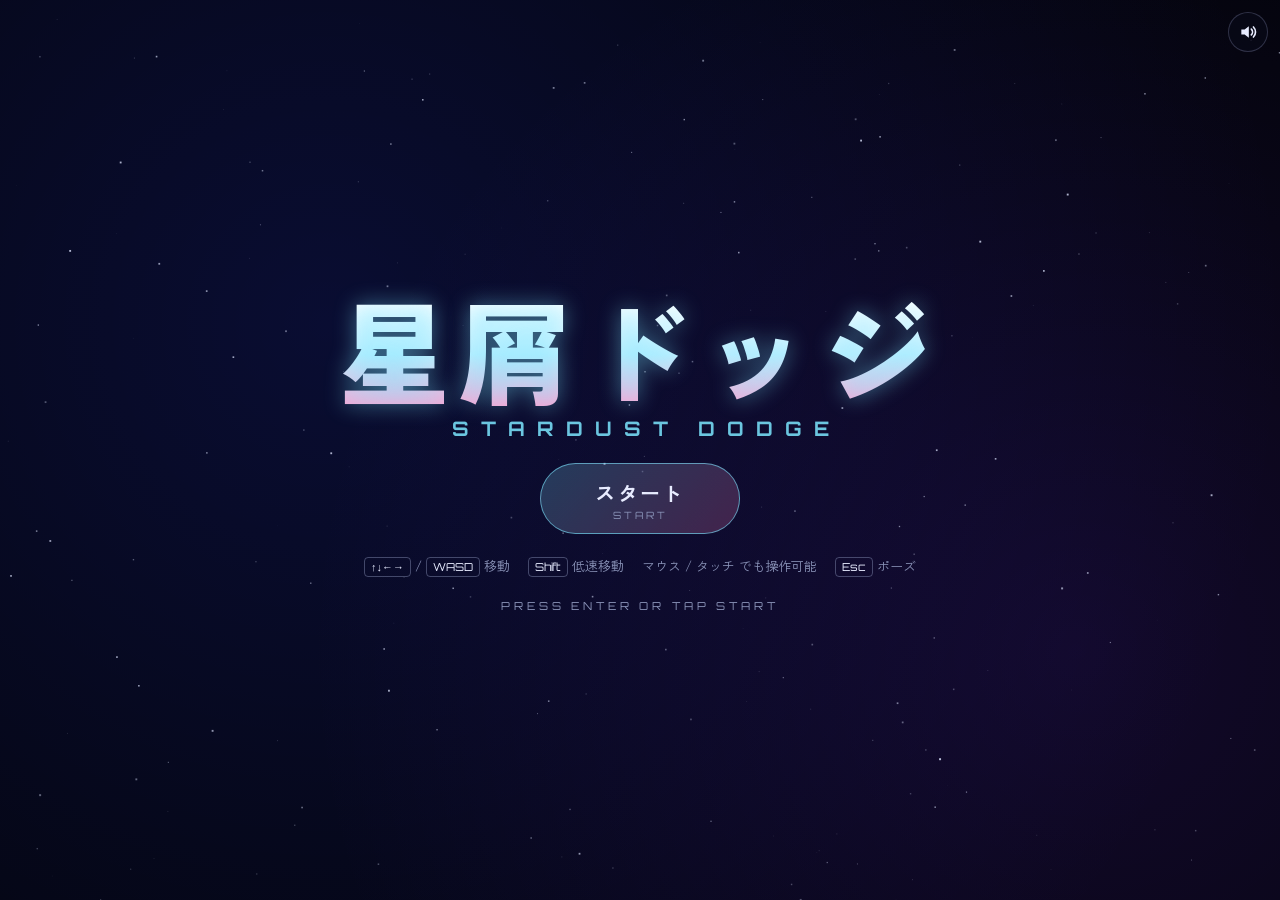
<file: public/index.html>
<!doctype html>
<html lang="ja">
<head>
  <meta charset="utf-8">
  <meta name="viewport" content="width=device-width, initial-scale=1, viewport-fit=cover, user-scalable=no">
  <title>星屑ドッジ — STARDUST DODGE</title>
  <meta name="description" content="降りそそぐ星屑の弾幕をかわし続ける、ブラウザで遊べる弾幕シューティング。">
  <meta name="theme-color" content="#03040b">
  <link rel="icon" href="favicon.svg" type="image/svg+xml">
  <link rel="preconnect" href="https://fonts.googleapis.com">
  <link rel="preconnect" href="https://fonts.gstatic.com" crossorigin>
  <link href="https://fonts.googleapis.com/css2?family=Orbitron:wght@500;700;900&family=Zen+Kaku+Gothic+New:wght@400;700;900&display=swap" rel="stylesheet">
  <link rel="stylesheet" href="css/style.css">
</head>
<body>
  <canvas id="game" aria-label="ゲーム画面"></canvas>

  <div id="ui">
    <button id="btn-mute" class="icon-btn" type="button" aria-label="サウンドの切替" title="サウンド (M)">
      <svg viewBox="0 0 24 24" aria-hidden="true"><path class="spk" d="M4 9h4l5-4v14l-5-4H4z"/><path class="wave" d="M16 8.5a5 5 0 0 1 0 7M18.5 6a8.5 8.5 0 0 1 0 12"/><path class="cross" d="M16 9l6 6M22 9l-6 6"/></svg>
    </button>

    <!-- タイトル -->
    <section id="screen-title" class="screen active" aria-label="タイトル">
      <div class="stagger">
        <div class="logo">
          <h1 class="logo-ja"><span>星</span><span>屑</span><span>ド</span><span>ッ</span><span>ジ</span></h1>
          <p class="logo-en">STARDUST DODGE</p>
        </div>
        <button class="btn primary" id="btn-start" type="button" data-nav>
          <span class="btn-ja">スタート</span><span class="btn-en">START</span>
        </button>
        <ul class="howto">
          <li><kbd>↑↓←→</kbd> / <kbd>WASD</kbd> 移動</li>
          <li><kbd>Shift</kbd> 低速移動</li>
          <li>マウス / タッチ でも操作可能</li>
          <li><kbd>Esc</kbd> ポーズ</li>
        </ul>
        <p class="press">PRESS ENTER OR TAP START</p>
      </div>
    </section>

    <!-- 難易度選択 -->
    <section id="screen-difficulty" class="screen" aria-label="難易度選択">
      <div class="stagger">
        <h2 class="screen-head"><span class="ja">難易度を選択</span><span class="en">SELECT DIFFICULTY</span></h2>
        <div class="diff-list" id="diff-list"></div>
        <button class="btn ghost" id="btn-diff-back" type="button" data-nav>
          <span class="btn-ja">もどる</span><span class="btn-en">BACK</span>
        </button>
      </div>
    </section>

    <!-- HUD -->
    <section id="hud" aria-live="off">
      <div class="hud-left">
        <div class="hud-label">SCORE</div>
        <div class="hud-score" id="hud-score">0</div>
        <div class="hud-sub"><span id="hud-diff">NORMAL</span> · <span id="hud-time">0:00</span></div>
      </div>
      <div class="hud-center">
        <div class="hud-stage">STAGE <b id="hud-stage">1</b></div>
        <div class="hud-bar"><i id="hud-bar"></i></div>
      </div>
      <div class="hud-right">
        <div class="hud-rank" id="hud-rank">F</div>
        <div class="hud-lives" id="hud-lives"></div>
        <button class="icon-btn small" id="btn-pause" type="button" aria-label="ポーズ">
          <svg viewBox="0 0 24 24" aria-hidden="true"><path d="M8 5v14M16 5v14"/></svg>
        </button>
      </div>
    </section>

    <div id="countdown" aria-live="assertive"></div>
    <div id="stage-banner"></div>

    <!-- ステージ移動演出 -->
    <section id="stage-overlay" aria-live="polite">
      <div class="so-lines"><i></i><i></i></div>
      <div class="so-band">
        <div class="so-title"><span class="so-stage" id="so-stage">STAGE 1</span><span class="so-clear">CLEAR</span></div>
        <div class="so-row">
          <div class="so-item"><span class="so-label">SCORE</span><span class="so-val" id="so-score">0</span></div>
          <div class="so-item"><span class="so-label">BONUS</span><span class="so-val bonus" id="so-bonus">+0</span></div>
          <div class="so-item"><span class="so-label">RANK</span><span class="so-rank" id="so-rank">F</span></div>
        </div>
        <div class="so-hint" id="so-hint"></div>
        <div class="so-next" id="so-next">NEXT ▸ STAGE 2</div>
      </div>
    </section>

    <!-- ポーズ -->
    <section id="screen-pause" class="screen" aria-label="ポーズ">
      <div class="stagger">
        <h2 class="screen-head"><span class="ja">ポーズ</span><span class="en">PAUSED</span></h2>
        <div class="menu">
          <button class="btn primary" id="btn-resume" type="button" data-nav><span class="btn-ja">再開</span><span class="btn-en">RESUME</span></button>
          <button class="btn" id="btn-pause-retry" type="button" data-nav><span class="btn-ja">最初から</span><span class="btn-en">RETRY</span></button>
          <button class="btn ghost" id="btn-pause-title" type="button" data-nav><span class="btn-ja">タイトルへ</span><span class="btn-en">TITLE</span></button>
        </div>
      </div>
    </section>

    <!-- リザルト -->
    <section id="screen-result" class="screen" aria-label="リザルト">
      <div class="stagger">
        <h2 class="screen-head"><span class="ja">リザルト</span><span class="en">RESULT</span></h2>
        <div class="result-main">
          <div class="result-rank-wrap">
            <div class="result-rank-label">RANK</div>
            <div class="result-rank" id="res-rank">F</div>
          </div>
          <div class="result-stats">
            <div class="stat big"><span>SCORE</span><b id="res-score">0</b></div>
            <div class="stat"><span>難易度</span><b id="res-diff">普通</b></div>
            <div class="stat"><span>生存時間</span><b id="res-time">0:00</b></div>
            <div class="stat"><span>到達ステージ</span><b id="res-stage">1</b></div>
            <div class="stat"><span>かすり</span><b id="res-graze">0</b></div>
            <div class="stat"><span>ベスト</span><b id="res-best">0</b></div>
          </div>
        </div>
        <div class="new-record" id="res-record">NEW RECORD!</div>
        <div class="menu row">
          <button class="btn primary" id="btn-retry" type="button" data-nav><span class="btn-ja">もう一度</span><span class="btn-en">RETRY</span></button>
          <button class="btn" id="btn-res-diff" type="button" data-nav><span class="btn-ja">難易度選択</span><span class="btn-en">DIFFICULTY</span></button>
          <button class="btn ghost" id="btn-res-title" type="button" data-nav><span class="btn-ja">タイトル</span><span class="btn-en">TITLE</span></button>
        </div>
      </div>
    </section>

    <div id="curtain"></div>
  </div>

  <noscript><p class="noscript">このゲームを遊ぶには JavaScript を有効にしてください。</p></noscript>
  <script type="module" src="js/main.js"></script>
</body>
</html>
</file>
<file: public/css/style.css>
:root {
  --bg: #03040b;
  --fg: #e8ecff;
  --dim: #8a93b8;
  --cyan: #7ce7ff;
  --pink: #ff7ab8;
  --gold: #ffe066;
  --panel: rgba(10, 14, 32, 0.62);
  --line: rgba(124, 231, 255, 0.28);
  --ease: cubic-bezier(0.2, 0.8, 0.2, 1);
  --ease-in: cubic-bezier(0.6, 0, 0.8, 0.2);
  --f-en: 'Orbitron', 'Segoe UI', sans-serif;
  --f-ja: 'Zen Kaku Gothic New', 'Hiragino Sans', 'Yu Gothic', sans-serif;
  --safe-t: env(safe-area-inset-top, 0px);
  --safe-b: env(safe-area-inset-bottom, 0px);
  --safe-l: env(safe-area-inset-left, 0px);
  --safe-r: env(safe-area-inset-right, 0px);
}

* { box-sizing: border-box; }

html, body {
  margin: 0;
  height: 100%;
  overflow: hidden;
  background: var(--bg);
  color: var(--fg);
  font-family: var(--f-ja);
  -webkit-font-smoothing: antialiased;
  -webkit-tap-highlight-color: transparent;
  touch-action: none;
  user-select: none;
  -webkit-user-select: none;
  overscroll-behavior: none;
}

#game {
  position: fixed;
  inset: 0;
  display: block;
  touch-action: none;
}
body.playing #game { cursor: none; }

#ui {
  position: fixed;
  inset: 0;
  pointer-events: none;
  z-index: 2;
}

/* ---------------- 画面（シームレスなクロスフェード） ---------------- */
.screen {
  position: absolute;
  inset: 0;
  display: flex;
  align-items: center;
  justify-content: center;
  padding: calc(24px + var(--safe-t)) calc(20px + var(--safe-r)) calc(24px + var(--safe-b)) calc(20px + var(--safe-l));
  opacity: 0;
  visibility: hidden;
  transform: translateY(14px) scale(0.985);
  filter: blur(8px);
  transition:
    opacity 0.45s var(--ease),
    transform 0.6s var(--ease),
    filter 0.45s var(--ease),
    visibility 0s linear 0.6s;
  overflow-y: auto;
}
.screen.active {
  opacity: 1;
  visibility: visible;
  transform: none;
  filter: none;
  pointer-events: auto;
  transition:
    opacity 0.55s var(--ease) 0.12s,
    transform 0.7s var(--ease) 0.12s,
    filter 0.55s var(--ease) 0.12s,
    visibility 0s linear 0s;
}
.screen > .stagger {
  display: flex;
  flex-direction: column;
  align-items: center;
  gap: 22px;
  width: min(100%, 860px);
  margin: auto;
}
.screen.active .stagger > * { animation: rise 0.7s var(--ease) both; }
.screen.active .stagger > *:nth-child(2) { animation-delay: 0.08s; }
.screen.active .stagger > *:nth-child(3) { animation-delay: 0.16s; }
.screen.active .stagger > *:nth-child(4) { animation-delay: 0.24s; }
.screen.active .stagger > *:nth-child(5) { animation-delay: 0.32s; }

@keyframes rise {
  from { opacity: 0; transform: translateY(18px); }
  to { opacity: 1; transform: none; }
}

#screen-pause { background: rgba(3, 4, 11, 0.55); backdrop-filter: blur(3px); }
#screen-result { background: radial-gradient(ellipse at center, rgba(3, 4, 11, 0.35), rgba(3, 4, 11, 0.8)); }

/* ---------------- タイトル ---------------- */
.logo { text-align: center; }
.logo-ja {
  margin: 0;
  font-family: var(--f-ja);
  font-weight: 900;
  font-size: clamp(48px, 12vw, 112px);
  letter-spacing: 0.08em;
  line-height: 1.1;
  white-space: nowrap;
  text-shadow: 0 0 22px rgba(124, 231, 255, 0.45);
}
.logo-ja span {
  display: inline-block;
  background: linear-gradient(180deg, #ffffff 10%, #bfefff 55%, #ff9fd0 100%);
  -webkit-background-clip: text;
  background-clip: text;
  -webkit-text-fill-color: transparent;
}
.screen.active .logo-ja span { animation: letterIn 0.9s var(--ease) both, float 4s ease-in-out infinite; }
.screen.active .logo-ja span:nth-child(1) { animation-delay: 0.05s, 1s; }
.screen.active .logo-ja span:nth-child(2) { animation-delay: 0.12s, 1.3s; }
.screen.active .logo-ja span:nth-child(3) { animation-delay: 0.19s, 1.6s; }
.screen.active .logo-ja span:nth-child(4) { animation-delay: 0.26s, 1.9s; }
.screen.active .logo-ja span:nth-child(5) { animation-delay: 0.33s, 2.2s; }
@keyframes letterIn {
  from { opacity: 0; transform: translateY(-30px) scale(1.3); filter: blur(10px); }
  to { opacity: 1; transform: none; filter: none; }
}
@keyframes float {
  0%, 100% { transform: translateY(0); }
  50% { transform: translateY(-5px); }
}
.logo-en {
  margin: 6px 0 0;
  font-family: var(--f-en);
  font-weight: 700;
  font-size: clamp(13px, 2.6vw, 20px);
  letter-spacing: 0.6em;
  padding-left: 0.6em;
  color: var(--cyan);
  opacity: 0.85;
}

.howto {
  list-style: none;
  margin: 0;
  padding: 0;
  display: flex;
  flex-wrap: wrap;
  justify-content: center;
  gap: 8px 18px;
  font-size: 13px;
  color: var(--dim);
}
kbd {
  display: inline-block;
  font-family: var(--f-en);
  font-size: 11px;
  padding: 2px 6px;
  border: 1px solid rgba(138, 147, 184, 0.45);
  border-radius: 4px;
  color: var(--fg);
}
.press {
  margin: 0;
  font-family: var(--f-en);
  font-size: 11px;
  letter-spacing: 0.35em;
  color: var(--dim);
  animation: blink 2.4s ease-in-out infinite;
}
.screen.active .stagger > .press { animation: rise 0.7s var(--ease) 0.32s both, blink 2.4s ease-in-out 1s infinite; }
@keyframes blink { 0%, 100% { opacity: 0.25; } 50% { opacity: 0.9; } }

/* ---------------- ボタン ---------------- */
.btn {
  position: relative;
  display: inline-flex;
  flex-direction: column;
  align-items: center;
  gap: 2px;
  min-width: 200px;
  padding: 14px 32px 12px;
  border: 1px solid var(--line);
  border-radius: 999px;
  background: rgba(16, 22, 48, 0.55);
  color: var(--fg);
  font: inherit;
  cursor: pointer;
  overflow: hidden;
  outline: none;
  transition: transform 0.25s var(--ease), border-color 0.25s, background 0.25s, box-shadow 0.25s;
}
.btn::before {
  content: '';
  position: absolute;
  inset: 0;
  background: linear-gradient(110deg, transparent 30%, rgba(255, 255, 255, 0.18) 50%, transparent 70%);
  transform: translateX(-120%);
  transition: transform 0.6s var(--ease);
}
.btn:hover, .btn:focus-visible {
  transform: translateY(-2px) scale(1.03);
  border-color: var(--cyan);
  box-shadow: 0 0 24px rgba(124, 231, 255, 0.25);
}
.btn:hover::before, .btn:focus-visible::before { transform: translateX(120%); }
.btn:active { transform: scale(0.97); }
.btn-ja { font-weight: 700; font-size: 17px; letter-spacing: 0.12em; }
.btn-en { font-family: var(--f-en); font-size: 10px; letter-spacing: 0.3em; color: var(--dim); }
.btn.primary {
  background: linear-gradient(135deg, rgba(124, 231, 255, 0.22), rgba(255, 122, 184, 0.22));
  border-color: rgba(124, 231, 255, 0.6);
}
.btn.primary .btn-ja { font-size: 20px; }
.btn.ghost { background: transparent; border-color: rgba(138, 147, 184, 0.3); min-width: 160px; }

.menu { display: flex; flex-direction: column; gap: 12px; align-items: center; }
.menu.row { flex-direction: row; flex-wrap: wrap; justify-content: center; }
.menu.row .btn { min-width: 160px; }

.screen-head { margin: 0; text-align: center; display: flex; flex-direction: column; gap: 4px; }
.screen-head .ja { font-size: clamp(24px, 5vw, 34px); font-weight: 900; letter-spacing: 0.12em; }
.screen-head .en { font-family: var(--f-en); font-size: 11px; letter-spacing: 0.45em; color: var(--cyan); }

.icon-btn {
  position: absolute;
  top: calc(12px + var(--safe-t));
  right: calc(12px + var(--safe-r));
  width: 40px;
  height: 40px;
  border-radius: 50%;
  border: 1px solid rgba(138, 147, 184, 0.3);
  background: rgba(10, 14, 32, 0.4);
  color: var(--fg);
  cursor: pointer;
  pointer-events: auto;
  display: grid;
  place-items: center;
  z-index: 5;
  transition: border-color 0.2s, transform 0.2s var(--ease), opacity 0.4s;
}
.icon-btn:hover { border-color: var(--cyan); transform: scale(1.08); }
.icon-btn svg { width: 20px; height: 20px; fill: none; stroke: currentColor; stroke-width: 2; stroke-linecap: round; stroke-linejoin: round; }
.icon-btn .spk { fill: currentColor; stroke: none; }
.icon-btn .cross { display: none; }
.icon-btn.muted .wave { display: none; }
.icon-btn.muted .cross { display: block; }
body.playing #btn-mute { opacity: 0.35; }
body.playing #btn-mute:hover { opacity: 1; }
.icon-btn.small { position: static; width: 34px; height: 34px; }
.icon-btn.small svg { width: 16px; height: 16px; }

/* ---------------- 難易度 ---------------- */
.diff-list {
  display: grid;
  grid-template-columns: repeat(3, 1fr);
  gap: 16px;
  width: 100%;
}
.diff-card {
  --c: var(--cyan);
  position: relative;
  display: flex;
  flex-direction: column;
  align-items: flex-start;
  gap: 8px;
  padding: 22px 20px 18px;
  border-radius: 18px;
  border: 1px solid rgba(138, 147, 184, 0.25);
  background: var(--panel);
  color: var(--fg);
  font: inherit;
  text-align: left;
  cursor: pointer;
  outline: none;
  overflow: hidden;
  transition: transform 0.35s var(--ease), border-color 0.3s, box-shadow 0.3s;
}
.diff-card[data-diff='easy'] { --c: #7dffcf; }
.diff-card[data-diff='normal'] { --c: #7ce7ff; }
.diff-card[data-diff='hard'] { --c: #ff7ab8; }
.diff-card::after {
  content: '';
  position: absolute;
  inset: auto -30% -60% -30%;
  height: 120%;
  background: radial-gradient(ellipse at center, var(--c), transparent 65%);
  opacity: 0;
  transition: opacity 0.4s;
  pointer-events: none;
}
.diff-card:hover, .diff-card:focus-visible {
  transform: translateY(-6px);
  border-color: var(--c);
  box-shadow: 0 10px 40px -12px var(--c);
}
.diff-card:hover::after, .diff-card:focus-visible::after { opacity: 0.16; }
.diff-card:active { transform: translateY(-2px) scale(0.98); }
.diff-ja { font-size: 28px; font-weight: 900; letter-spacing: 0.1em; color: var(--c); }
.diff-en { font-family: var(--f-en); font-size: 11px; letter-spacing: 0.4em; color: var(--dim); margin-top: -6px; }
.diff-desc { font-size: 13px; line-height: 1.6; color: #c8cfee; min-height: 3.2em; }
.diff-meta { font-family: var(--f-en); font-size: 10px; letter-spacing: 0.15em; color: var(--dim); }
.diff-best {
  margin-top: 4px;
  width: 100%;
  padding-top: 10px;
  border-top: 1px solid rgba(138, 147, 184, 0.18);
  font-family: var(--f-en);
  font-size: 11px;
  letter-spacing: 0.15em;
  color: var(--dim);
  display: flex;
  justify-content: space-between;
}
.diff-best b { color: var(--fg); font-weight: 700; }
.diff-best .r { color: var(--c); }
.diff-card.chosen { animation: chosen 0.6s var(--ease); border-color: var(--c); }
@keyframes chosen {
  0% { transform: scale(1); }
  30% { transform: scale(1.06); box-shadow: 0 0 60px -8px var(--c); }
  100% { transform: scale(1); }
}

/* ---------------- HUD（控えめで邪魔にならない） ---------------- */
#hud {
  position: absolute;
  top: 0;
  left: 0;
  right: 0;
  display: grid;
  grid-template-columns: 1fr auto 1fr;
  align-items: start;
  padding: calc(10px + var(--safe-t)) calc(64px + var(--safe-r)) 0 calc(16px + var(--safe-l));
  font-family: var(--f-en);
  opacity: 0;
  transform: translateY(-16px);
  transition: opacity 0.5s var(--ease), transform 0.6s var(--ease);
  pointer-events: none;
}
#hud.show { opacity: 1; transform: none; }
#hud.dim { opacity: 0.35; }
.hud-label { font-size: 9px; letter-spacing: 0.35em; color: var(--dim); }
.hud-score {
  font-size: 22px;
  font-weight: 700;
  letter-spacing: 0.06em;
  font-variant-numeric: tabular-nums;
  text-shadow: 0 0 10px rgba(124, 231, 255, 0.35);
  transition: color 0.3s;
}
.hud-score.bump { animation: bump 0.5s var(--ease); }
@keyframes bump { 0% { transform: scale(1); } 30% { transform: scale(1.12); color: var(--gold); } 100% { transform: scale(1); } }
.hud-score { transform-origin: left center; }
.hud-sub { font-size: 10px; letter-spacing: 0.15em; color: var(--dim); margin-top: 2px; }
.hud-center { text-align: center; padding-top: 2px; }
.hud-stage { font-size: 11px; letter-spacing: 0.35em; color: var(--dim); }
.hud-stage b { color: var(--fg); font-size: 15px; letter-spacing: 0.1em; }
.hud-bar {
  margin: 6px auto 0;
  width: clamp(90px, 22vw, 200px);
  height: 3px;
  border-radius: 3px;
  background: rgba(138, 147, 184, 0.2);
  overflow: hidden;
}
.hud-bar i {
  display: block;
  height: 100%;
  width: 100%;
  transform-origin: left;
  transform: scaleX(0);
  background: linear-gradient(90deg, var(--cyan), var(--pink));
}
.hud-right { display: flex; align-items: center; justify-content: flex-end; gap: 12px; pointer-events: auto; }
.hud-rank {
  --rc: #7a7f99;
  font-size: 22px;
  font-weight: 900;
  color: var(--rc);
  text-shadow: 0 0 12px var(--rc);
  min-width: 1em;
  text-align: center;
}
.hud-rank.pop { animation: rankPop 0.7s var(--ease); }
@keyframes rankPop { 0% { transform: scale(1); } 35% { transform: scale(1.6) rotate(-8deg); } 100% { transform: scale(1); } }
.hud-lives { display: flex; gap: 4px; }
.hud-lives i {
  width: 10px;
  height: 12px;
  background: var(--cyan);
  clip-path: polygon(50% 0, 100% 100%, 50% 75%, 0 100%);
  transition: opacity 0.4s, transform 0.4s var(--ease);
}
.hud-lives i.lost { opacity: 0.15; transform: scale(0.7); }

/* ---------------- カウントダウン / バナー ---------------- */
#countdown {
  position: absolute;
  inset: 0;
  display: grid;
  place-items: center;
  font-family: var(--f-en);
  font-weight: 900;
  font-size: clamp(64px, 16vw, 140px);
  color: #fff;
  text-shadow: 0 0 30px rgba(124, 231, 255, 0.6);
  pointer-events: none;
}
#countdown span { animation: cd 0.9s var(--ease) both; }
#countdown span.go { color: var(--gold); text-shadow: 0 0 40px rgba(255, 224, 102, 0.6); animation: go 0.9s var(--ease) both; }
@keyframes cd {
  0% { opacity: 0; transform: scale(1.8); filter: blur(10px); }
  25% { opacity: 1; transform: scale(1); filter: none; }
  75% { opacity: 1; }
  100% { opacity: 0; transform: scale(0.7); }
}
@keyframes go {
  0% { opacity: 0; transform: scale(0.6); letter-spacing: -0.2em; }
  25% { opacity: 1; transform: scale(1); letter-spacing: 0.1em; }
  100% { opacity: 0; transform: scale(1.4); letter-spacing: 0.4em; filter: blur(6px); }
}

#stage-banner {
  position: absolute;
  left: 0;
  right: 0;
  top: 38%;
  text-align: center;
  pointer-events: none;
  font-family: var(--f-en);
}
#stage-banner .b {
  display: inline-flex;
  flex-direction: column;
  gap: 6px;
  animation: banner 2.4s var(--ease) both;
}
#stage-banner .b1 { font-size: 12px; letter-spacing: 0.6em; color: var(--cyan); }
#stage-banner .b2 { font-size: clamp(22px, 5vw, 36px); font-weight: 700; letter-spacing: 0.25em; }
@keyframes banner {
  0% { opacity: 0; transform: translateY(10px); filter: blur(6px); letter-spacing: 0.1em; }
  20% { opacity: 0.85; transform: none; filter: none; }
  70% { opacity: 0.85; }
  100% { opacity: 0; transform: translateY(-10px); filter: blur(4px); }
}

/* ---------------- ステージ移動演出 ---------------- */
#stage-overlay {
  position: absolute;
  inset: 0;
  display: grid;
  place-items: center;
  pointer-events: none;
  visibility: hidden;
}
#stage-overlay.show { visibility: visible; }
.so-lines i {
  position: absolute;
  left: 0;
  right: 0;
  height: 1px;
  background: linear-gradient(90deg, transparent, var(--cyan), transparent);
  transform: scaleX(0);
  opacity: 0;
}
.so-lines i:first-child { top: calc(50% - 118px); }
.so-lines i:last-child { top: calc(50% + 118px); }
#stage-overlay.show .so-lines i { animation: lineIn 0.7s var(--ease) both; }
#stage-overlay.hide .so-lines i { animation: lineOut 0.5s var(--ease-in) both; }
@keyframes lineIn { from { transform: scaleX(0); opacity: 0; } to { transform: scaleX(1); opacity: 0.8; } }
@keyframes lineOut { from { transform: scaleX(1); opacity: 0.8; } to { transform: scaleX(0); opacity: 0; } }

.so-band {
  position: relative;
  width: min(100% - 32px, 640px);
  padding: 26px 24px 22px;
  text-align: center;
  background: linear-gradient(90deg, transparent, rgba(8, 12, 30, 0.75) 15%, rgba(8, 12, 30, 0.75) 85%, transparent);
  clip-path: inset(50% 0 50% 0);
  opacity: 0;
}
#stage-overlay.show .so-band { animation: bandIn 0.6s var(--ease) 0.1s both; }
#stage-overlay.hide .so-band { animation: bandOut 0.5s var(--ease-in) both; }
@keyframes bandIn { from { clip-path: inset(50% 0 50% 0); opacity: 0; } to { clip-path: inset(0 0 0 0); opacity: 1; } }
@keyframes bandOut { from { clip-path: inset(0 0 0 0); opacity: 1; transform: none; } to { clip-path: inset(50% 0 50% 0); opacity: 0; transform: scaleX(1.1); } }

.so-band > * { opacity: 0; }
#stage-overlay.show .so-band > * { animation: rise 0.6s var(--ease) both; }
#stage-overlay.show .so-band > *:nth-child(1) { animation-delay: 0.25s; }
#stage-overlay.show .so-band > *:nth-child(2) { animation-delay: 0.4s; }
#stage-overlay.show .so-band > *:nth-child(3) { animation-delay: 0.55s; }
#stage-overlay.show .so-band > *:nth-child(4) { animation-delay: 0.85s; }

.so-title { font-family: var(--f-en); display: flex; justify-content: center; align-items: baseline; gap: 14px; }
.so-stage { font-size: clamp(22px, 5vw, 32px); font-weight: 900; letter-spacing: 0.15em; }
.so-clear { font-size: clamp(16px, 3.6vw, 22px); font-weight: 700; letter-spacing: 0.3em; color: var(--gold); }
.so-row { display: flex; justify-content: center; gap: clamp(18px, 5vw, 44px); margin-top: 16px; font-family: var(--f-en); }
.so-item { display: flex; flex-direction: column; align-items: center; gap: 4px; }
.so-label { font-size: 9px; letter-spacing: 0.35em; color: var(--dim); }
.so-val { font-size: clamp(16px, 4vw, 22px); font-weight: 700; font-variant-numeric: tabular-nums; }
.so-val.bonus { color: var(--gold); }
.so-rank {
  --rc: #7a7f99;
  font-size: clamp(28px, 7vw, 40px);
  line-height: 0.9;
  font-weight: 900;
  color: var(--rc);
  text-shadow: 0 0 18px var(--rc);
}
.so-rank.up { animation: rankPop 0.8s var(--ease); }
.so-hint { margin-top: 10px; font-family: var(--f-en); font-size: 10px; letter-spacing: 0.2em; color: var(--dim); min-height: 1.2em; }
.so-next { margin-top: 12px; font-family: var(--f-en); font-size: 12px; letter-spacing: 0.35em; color: var(--cyan); }

/* ---------------- リザルト ---------------- */
.result-main {
  display: flex;
  align-items: center;
  gap: clamp(20px, 5vw, 56px);
  padding: 24px clamp(18px, 4vw, 36px);
  border-radius: 22px;
  background: var(--panel);
  border: 1px solid rgba(138, 147, 184, 0.2);
}
.result-rank-wrap { text-align: center; }
.result-rank-label { font-family: var(--f-en); font-size: 11px; letter-spacing: 0.5em; color: var(--dim); }
.result-rank {
  --rc: #7a7f99;
  font-family: var(--f-en);
  font-weight: 900;
  font-size: clamp(96px, 22vw, 160px);
  line-height: 1;
  color: var(--rc);
  text-shadow: 0 0 40px var(--rc);
  opacity: 0;
}
.result-rank.reveal { animation: rankReveal 1s var(--ease) both; }
@keyframes rankReveal {
  0% { opacity: 0; transform: scale(3) rotate(-12deg); filter: blur(16px); }
  55% { opacity: 1; transform: scale(0.92); filter: none; }
  100% { opacity: 1; transform: scale(1); }
}
.result-stats {
  display: grid;
  grid-template-columns: repeat(2, minmax(110px, auto));
  gap: 12px 28px;
}
.stat { display: flex; flex-direction: column; gap: 2px; }
.stat span { font-size: 11px; color: var(--dim); letter-spacing: 0.15em; }
.stat b { font-family: var(--f-en); font-size: 18px; font-weight: 700; font-variant-numeric: tabular-nums; }
.stat.big { grid-column: 1 / -1; }
.stat.big b { font-size: clamp(28px, 6vw, 40px); text-shadow: 0 0 14px rgba(124, 231, 255, 0.3); }
.new-record {
  font-family: var(--f-en);
  font-weight: 900;
  letter-spacing: 0.4em;
  font-size: 14px;
  color: var(--gold);
  text-shadow: 0 0 14px rgba(255, 224, 102, 0.6);
  visibility: hidden;
}
.screen.active .stagger > .new-record { animation: none; }
.new-record.show { visibility: visible; animation: recordIn 0.8s var(--ease) both, blink 1.6s ease-in-out 0.8s infinite !important; }
@keyframes recordIn { from { opacity: 0; transform: scale(1.6); } to { opacity: 1; transform: none; } }

/* ---------------- 幕（画面転換の補助） ---------------- */
#curtain {
  position: absolute;
  inset: 0;
  background: radial-gradient(circle at center, rgba(124, 231, 255, 0.12), transparent 60%);
  opacity: 0;
  pointer-events: none;
}
#curtain.pulse { animation: pulse 0.9s var(--ease); }
@keyframes pulse { 0% { opacity: 0; } 30% { opacity: 1; } 100% { opacity: 0; } }

.noscript { position: fixed; inset: 0; display: grid; place-items: center; margin: 0; }

/* ---------------- レスポンシブ ---------------- */
@media (max-width: 720px) {
  .diff-list { grid-template-columns: 1fr; gap: 10px; }
  .diff-card { padding: 14px 16px; display: grid; grid-template-columns: auto 1fr; column-gap: 14px; row-gap: 4px; align-items: baseline; }
  .diff-ja { font-size: 22px; }
  .diff-en { margin: 0; }
  .diff-desc, .diff-meta, .diff-best { grid-column: 1 / -1; min-height: 0; }
  .diff-best { padding-top: 6px; }
  .result-main { flex-direction: column; gap: 12px; padding: 18px; }
  .result-stats { gap: 10px 20px; }
  .menu.row .btn { min-width: 0; flex: 1 1 30%; padding: 12px 10px; }
  .btn { min-width: 180px; }
  #hud { padding-right: calc(58px + var(--safe-r)); }
  .hud-score { font-size: 18px; }
  .hud-stage { letter-spacing: 0.12em; }
  .hud-bar { width: clamp(64px, 20vw, 120px); }
  .hud-right { gap: 8px; }
  .hud-rank { font-size: 18px; }
  .screen > .stagger { gap: 16px; }
}
@media (max-height: 560px) {
  .screen > .stagger { gap: 12px; }
  .logo-ja { font-size: clamp(40px, 10vh, 80px); }
  .result-rank { font-size: clamp(72px, 20vh, 120px); }
}

@media (prefers-reduced-motion: reduce) {
  *, *::before, *::after { animation-duration: 0.01ms !important; animation-iteration-count: 1 !important; transition-duration: 0.12s !important; }
}
</file>
